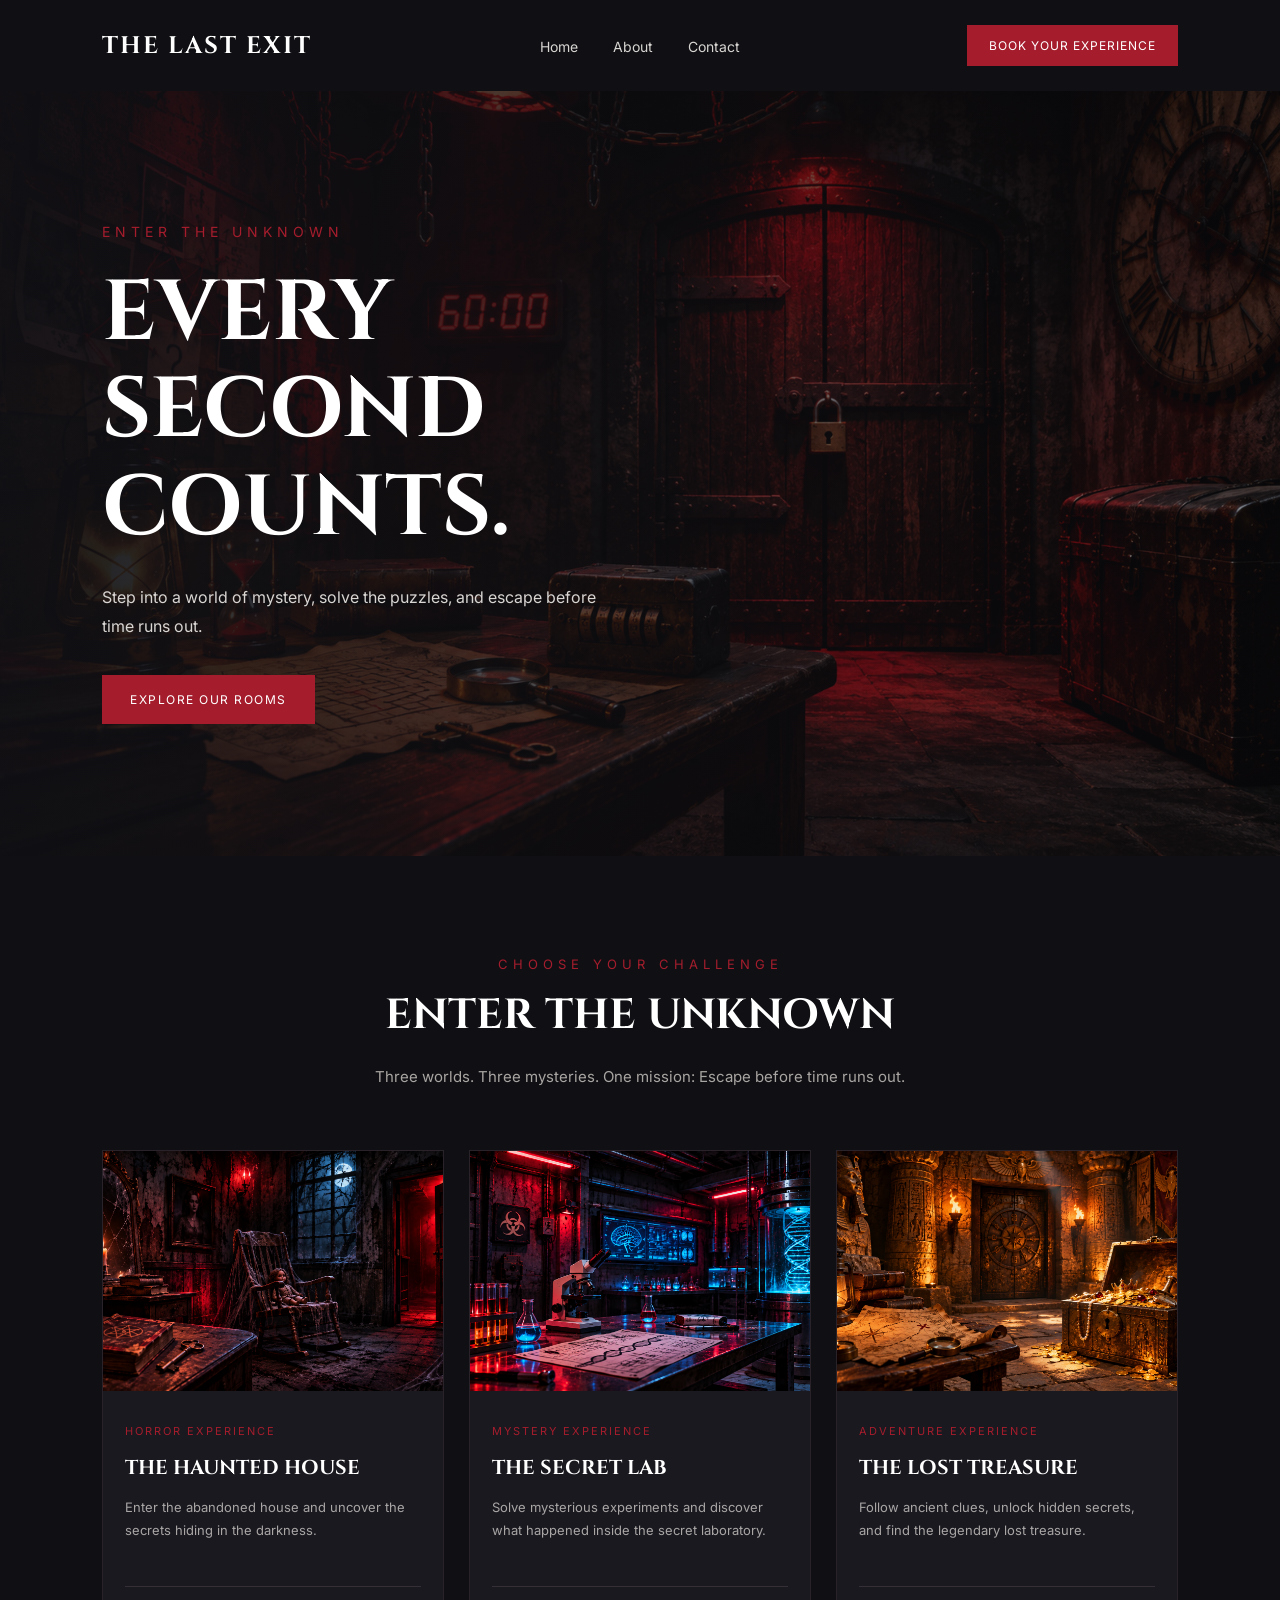
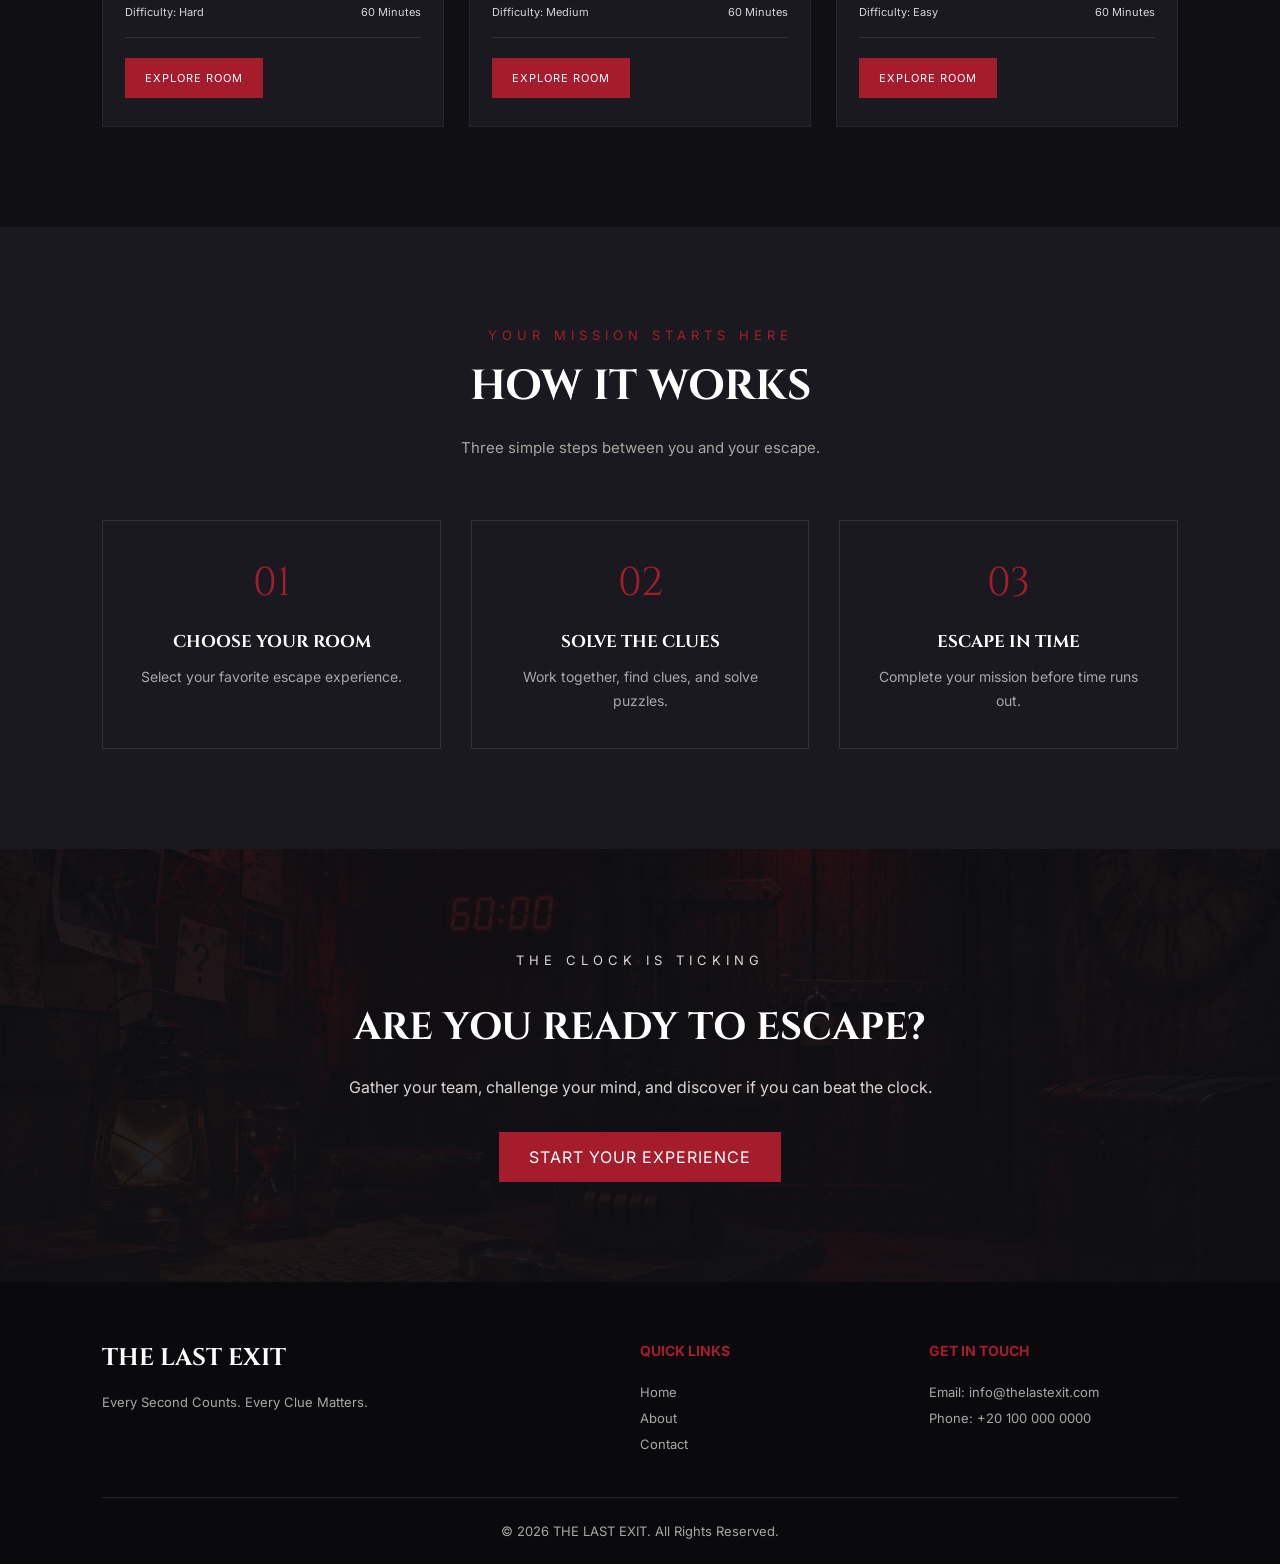
<file: index.html>
<!DOCTYPE html>
<html lang="en">

<head>
    <meta charset="UTF-8">
    <meta name="viewport" content="width=device-width, initial-scale=1.0">

    <title>THE LAST EXIT | Escape Room</title>

    <!-- Google Fonts -->
    <link rel="preconnect" href="https://fonts.googleapis.com">
    <link rel="preconnect" href="https://fonts.gstatic.com" crossorigin>

    <link href="https://fonts.googleapis.com/css2?family=Cinzel:wght@400;500;600;700&family=Inter:wght@400;500;600;700&display=swap" rel="stylesheet">

    <!-- CSS -->
    <link rel="stylesheet" href="css/style.css">
</head>

<body>

    <!-- Navigation Bar -->
    <header>
        <nav class="navbar">

            <a href="index.html" class="logo">
                THE LAST EXIT
            </a>

            <ul class="nav-links">
                <li><a href="index.html">Home</a></li>
                <li><a href="about.html">About</a></li>
                <li><a href="contact.html">Contact</a></li>
            </ul>

            <a href="contact.html" class="nav-button">
                BOOK YOUR EXPERIENCE
            </a>

        </nav>
    </header>

    <!-- Hero Section -->
    <main>

        <section class="hero">

            <div class="hero-content">

                <p class="hero-subtitle">
                    ENTER THE UNKNOWN
                </p>

                <h1>
                    EVERY SECOND<br>
                    COUNTS.
                </h1>

                <p class="hero-description">
                    Step into a world of mystery, solve the puzzles,
                    and escape before time runs out.
                </p>

                <a href="#rooms" class="primary-button">
                    EXPLORE OUR ROOMS
                </a>

            </div>

            <div class="hero-overlay"></div>

        </section>
        <!-- Our Rooms Section -->

<section class="rooms" id="rooms">

    <div class="section-heading">

        <p class="section-subtitle">CHOOSE YOUR CHALLENGE</p>

        <h2>ENTER THE UNKNOWN</h2>

        <p class="section-description">
            Three worlds. Three mysteries. One mission:
            Escape before time runs out.
        </p>

    </div>

    <div class="rooms-container">

        <!-- Room 1 -->

        <article class="room-card">

            <img src="images/haunted-house.jpg"
                 alt="The Haunted House escape room">

            <div class="room-content">

                <span class="room-category">HORROR EXPERIENCE</span>

                <h3>THE HAUNTED HOUSE</h3>

                <p>
                    Enter the abandoned house and uncover
                    the secrets hiding in the darkness.
                </p>

                <div class="room-info">
                    <span>Difficulty: Hard</span>
                    <span>60 Minutes</span>
                </div>

                <a href="contact.html" class="room-button">
                    EXPLORE ROOM
                </a>

            </div>

        </article>


        <!-- Room 2 -->

        <article class="room-card">

            <img src="images/secret-lab.jpg"
                 alt="The Secret Lab escape room">

            <div class="room-content">

                <span class="room-category">MYSTERY EXPERIENCE</span>

                <h3>THE SECRET LAB</h3>

                <p>
                    Solve mysterious experiments and discover
                    what happened inside the secret laboratory.
                </p>

                <div class="room-info">
                    <span>Difficulty: Medium</span>
                    <span>60 Minutes</span>
                </div>

                <a href="contact.html" class="room-button">
                    EXPLORE ROOM
                </a>

            </div>

        </article>


        <!-- Room 3 -->

        <article class="room-card">

            <img src="images/lost-treasure.jpg"
                 alt="The Lost Treasure escape room">

            <div class="room-content">

                <span class="room-category">ADVENTURE EXPERIENCE</span>

                <h3>THE LOST TREASURE</h3>

                <p>
                    Follow ancient clues, unlock hidden secrets,
                    and find the legendary lost treasure.
                </p>

                <div class="room-info">
                    <span>Difficulty: Easy</span>
                    <span>60 Minutes</span>
                </div>

                <a href="contact.html" class="room-button">
                    EXPLORE ROOM
                </a>

            </div>

        </article>

    </div>

</section>
<!-- HOW IT WORKS SECTION -->

<section class="how-it-works">
    <div class="section-heading">
        <p class="section-subtitle">YOUR MISSION STARTS HERE</p>
        <h2>HOW IT WORKS</h2>
        <p class="section-description">
            Three simple steps between you and your escape.
        </p>
    </div>


<div class="steps-container">
    <div class="step">
        <span class="step-number">01</span>
        <h3>CHOOSE YOUR ROOM</h3>
        <p>Select your favorite escape experience.</p>
    </div>

    <div class="step">
        <span class="step-number">02</span>
        <h3>SOLVE THE CLUES</h3>
        <p>Work together, find clues, and solve puzzles.</p>
    </div>

    <div class="step">
        <span class="step-number">03</span>
        <h3>ESCAPE IN TIME</h3>
        <p>Complete your mission before time runs out.</p>
    </div>
</div>


</section>
<!-- CALL TO ACTION SECTION -->
<section class="cta">
    <p class="section-subtitle">THE CLOCK IS TICKING</p>

    <h2>ARE YOU READY TO ESCAPE?</h2>

    <p>
        Gather your team, challenge your mind,
        and discover if you can beat the clock.
    </p>

    <a href="contact.html" class="cta-button">
        START YOUR EXPERIENCE
    </a>
</section>


    </main>
    <!-- FOOTER -->
<footer class="footer">
    <div class="footer-content">
        <div class="footer-brand">
            <h2>THE LAST EXIT</h2>
            <p>Every Second Counts. Every Clue Matters.</p>
        </div>

        <div class="footer-links">
            <h3>QUICK LINKS</h3>
            <a href="index.html">Home</a>
            <a href="about.html">About</a>
            <a href="contact.html">Contact</a>
        </div>

        <div class="footer-contact">
            <h3>GET IN TOUCH</h3>
            <p>Email: info@thelastexit.com</p>
            <p>Phone: +20 100 000 0000</p>
        </div>
    </div>

    <div class="footer-bottom">
        <p>&copy; 2026 THE LAST EXIT. All Rights Reserved.</p>
    </div>
</footer>

</body>

</html>
</file>
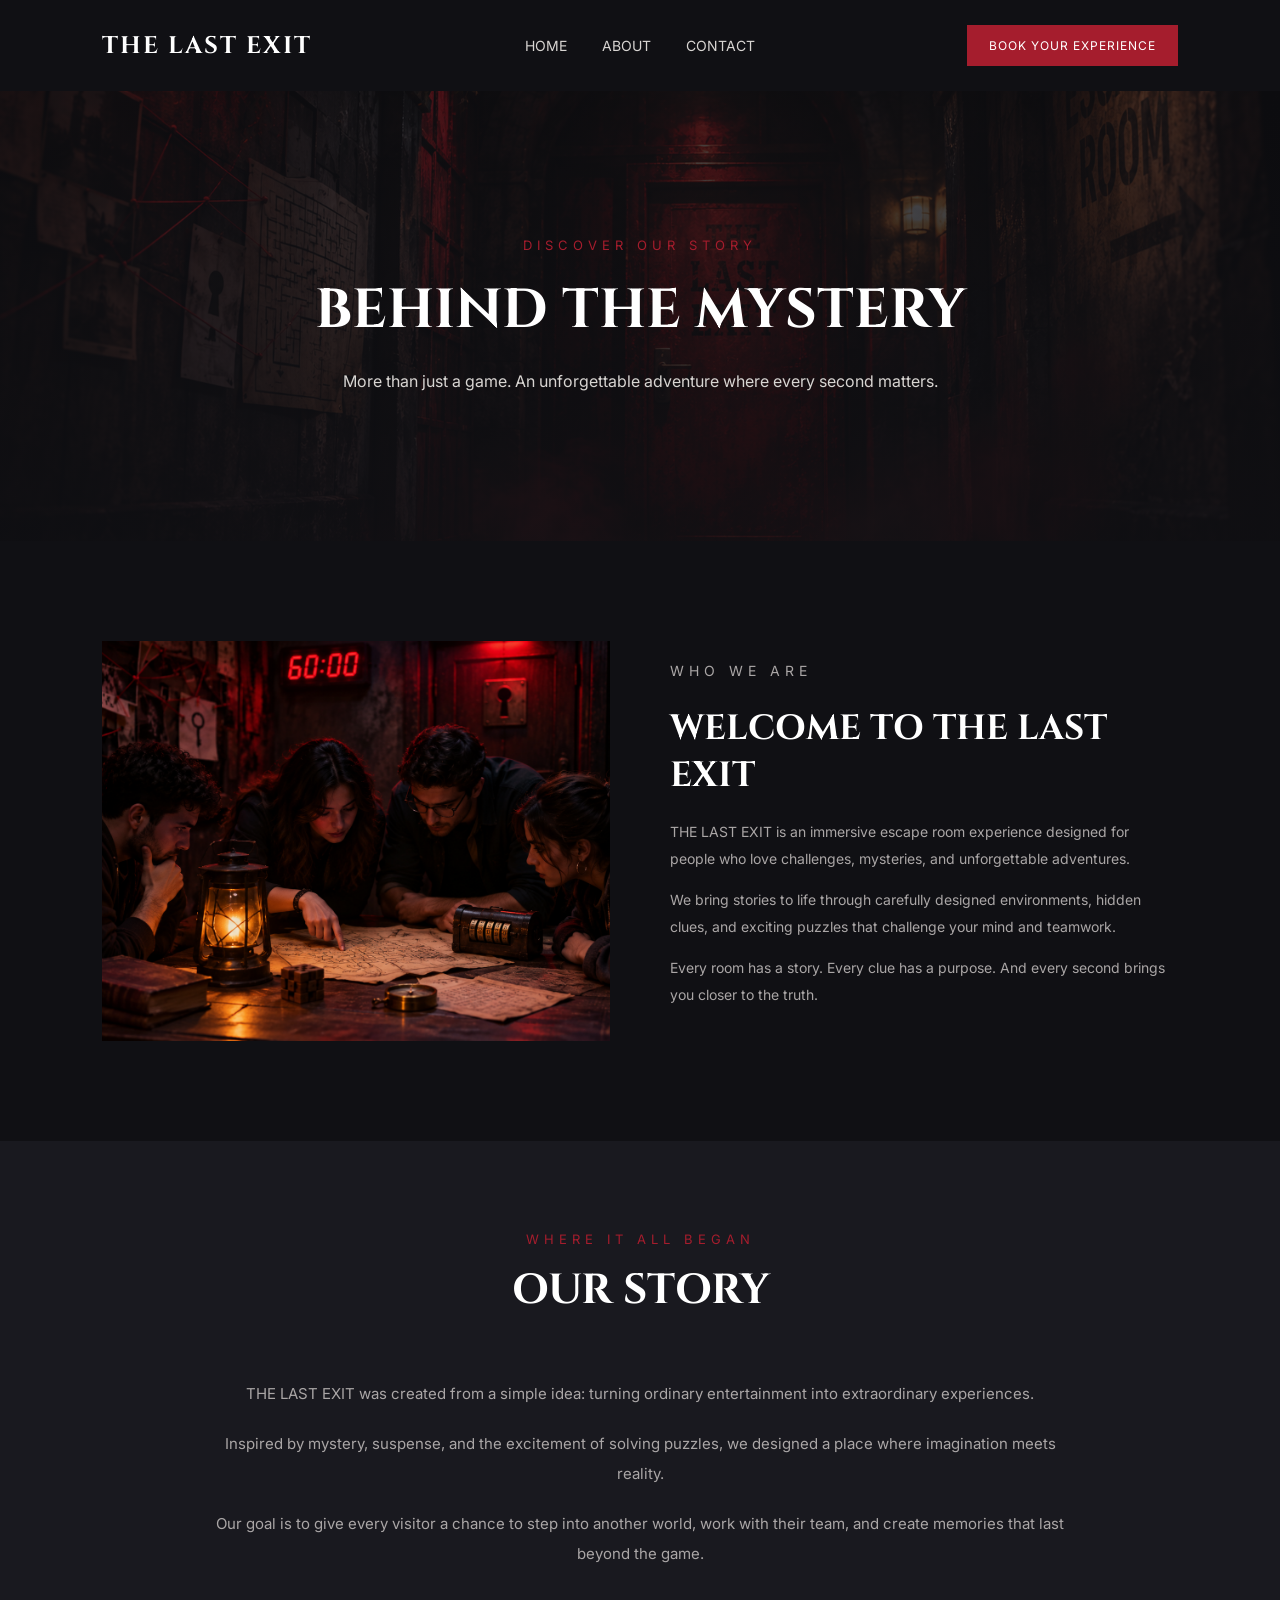
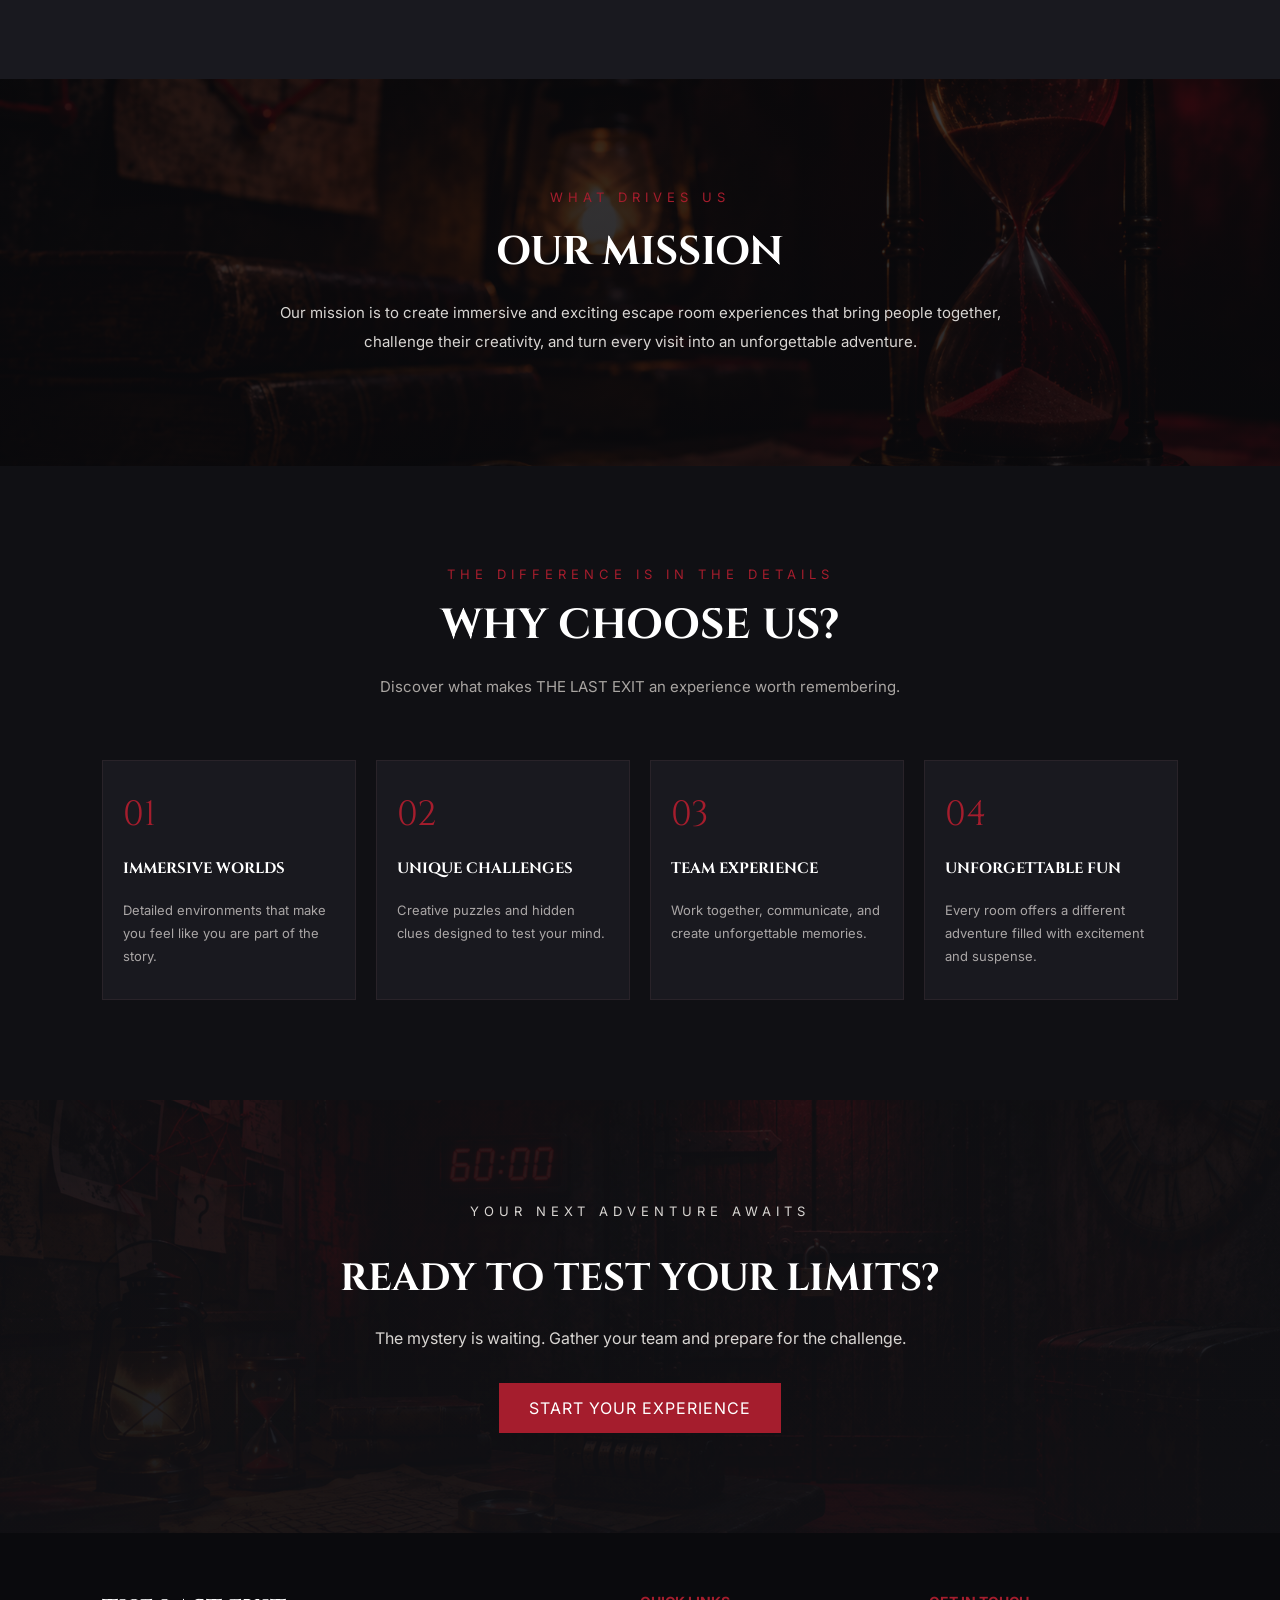
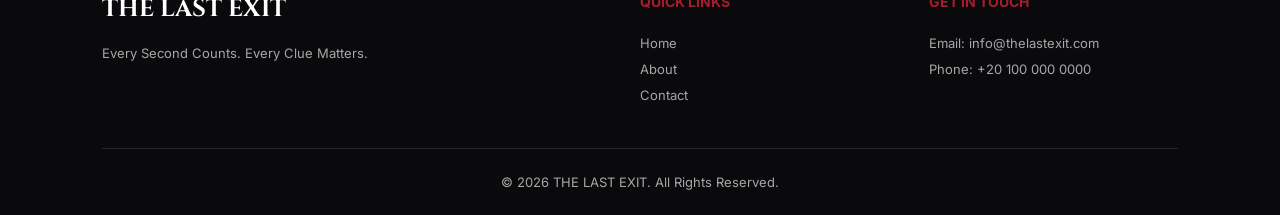
<file: about.html>
<!DOCTYPE html>

<html lang="en">

<head>
    <meta charset="UTF-8">
    <meta name="viewport" content="width=device-width, initial-scale=1.0">


<title>About Us | THE LAST EXIT</title>

<!-- Google Fonts -->
<link rel="preconnect" href="https://fonts.googleapis.com">
<link rel="preconnect" href="https://fonts.gstatic.com" crossorigin>

<link href="https://fonts.googleapis.com/css2?family=Cinzel:wght@400;500;600;700&family=Inter:wght@400;500;600;700&display=swap"
    rel="stylesheet">

<link rel="stylesheet" href="css/style.css">


</head>

<body>


<!-- NAVBAR -->
<header>
    <nav class="navbar">

        <a href="index.html" class="logo">
            THE LAST EXIT
        </a>

        <div class="nav-links">
            <a href="index.html">HOME</a>
            <a href="about.html" class="active">ABOUT</a>
            <a href="contact.html">CONTACT</a>
        </div>

        <a href="contact.html" class="nav-button">
            BOOK YOUR EXPERIENCE
        </a>

    </nav>
</header>


<main>

    <!-- ABOUT HERO -->
    <section class="about-hero">

        <div class="about-hero-content">

            <p class="section-subtitle">DISCOVER OUR STORY</p>

            <h1>BEHIND THE MYSTERY</h1>

            <p>
                More than just a game.
                An unforgettable adventure where every second matters.
            </p>

        </div>

    </section>


    <!-- WHO WE ARE -->
    <section class="about-intro">

        <div class="about-intro-image">

            <img src="images/about-team.jpg"
                alt="Team solving an escape room puzzle">

        </div>

        <div class="about-intro-content">

            <p class="section-subtitle">WHO WE ARE</p>

            <h2>WELCOME TO THE LAST EXIT</h2>

            <p>
                THE LAST EXIT is an immersive escape room experience
                designed for people who love challenges, mysteries,
                and unforgettable adventures.
            </p>

            <p>
                We bring stories to life through carefully designed
                environments, hidden clues, and exciting puzzles
                that challenge your mind and teamwork.
            </p>

            <p>
                Every room has a story. Every clue has a purpose.
                And every second brings you closer to the truth.
            </p>

        </div>

    </section>


    <!-- OUR STORY -->
    <section class="our-story">

        <div class="section-heading">

            <p class="section-subtitle">WHERE IT ALL BEGAN</p>

            <h2>OUR STORY</h2>

        </div>

        <div class="story-content">

            <p>
                THE LAST EXIT was created from a simple idea:
                turning ordinary entertainment into extraordinary
                experiences.
            </p>

            <p>
                Inspired by mystery, suspense, and the excitement
                of solving puzzles, we designed a place where
                imagination meets reality.
            </p>

            <p>
                Our goal is to give every visitor a chance to step
                into another world, work with their team, and create
                memories that last beyond the game.
            </p>

        </div>

    </section>


    <!-- OUR MISSION -->
    <section class="our-mission">

        <div class="mission-content">

            <p class="section-subtitle">WHAT DRIVES US</p>

            <h2>OUR MISSION</h2>

            <p>
                Our mission is to create immersive and exciting
                escape room experiences that bring people together,
                challenge their creativity, and turn every visit
                into an unforgettable adventure.
            </p>

        </div>

    </section>


    <!-- WHY CHOOSE US -->
    <section class="why-us">

        <div class="section-heading">

            <p class="section-subtitle">
                THE DIFFERENCE IS IN THE DETAILS
            </p>

            <h2>WHY CHOOSE US?</h2>

            <p class="section-description">
                Discover what makes THE LAST EXIT an experience
                worth remembering.
            </p>

        </div>


        <div class="why-us-container">

            <div class="why-card">

                <span class="why-icon">01</span>

                <h3>IMMERSIVE WORLDS</h3>

                <p>
                    Detailed environments that make you feel
                    like you are part of the story.
                </p>

            </div>


            <div class="why-card">

                <span class="why-icon">02</span>

                <h3>UNIQUE CHALLENGES</h3>

                <p>
                    Creative puzzles and hidden clues
                    designed to test your mind.
                </p>

            </div>


            <div class="why-card">

                <span class="why-icon">03</span>

                <h3>TEAM EXPERIENCE</h3>

                <p>
                    Work together, communicate, and
                    create unforgettable memories.
                </p>

            </div>


            <div class="why-card">

                <span class="why-icon">04</span>

                <h3>UNFORGETTABLE FUN</h3>

                <p>
                    Every room offers a different adventure
                    filled with excitement and suspense.
                </p>

            </div>

        </div>

    </section>


    <!-- CALL TO ACTION -->
    <section class="cta">

        <p class="section-subtitle">
            YOUR NEXT ADVENTURE AWAITS
        </p>

        <h2>READY TO TEST YOUR LIMITS?</h2>

        <p>
            The mystery is waiting.
            Gather your team and prepare for the challenge.
        </p>

        <a href="contact.html" class="cta-button">
            START YOUR EXPERIENCE
        </a>

    </section>

</main>


<!-- FOOTER -->
<footer class="footer">

    <div class="footer-content">

        <div class="footer-brand">

            <h2>THE LAST EXIT</h2>

            <p>
                Every Second Counts. Every Clue Matters.
            </p>

        </div>


        <div class="footer-links">

            <h3>QUICK LINKS</h3>

            <a href="index.html">Home</a>
            <a href="about.html">About</a>
            <a href="contact.html">Contact</a>

        </div>


        <div class="footer-contact">

            <h3>GET IN TOUCH</h3>

            <p>Email: info@thelastexit.com</p>

            <p>Phone: +20 100 000 0000</p>

        </div>

    </div>


    <div class="footer-bottom">

        <p>
            &copy; 2026 THE LAST EXIT. All Rights Reserved.
        </p>

    </div>

</footer>


</body>
</html>
</file>
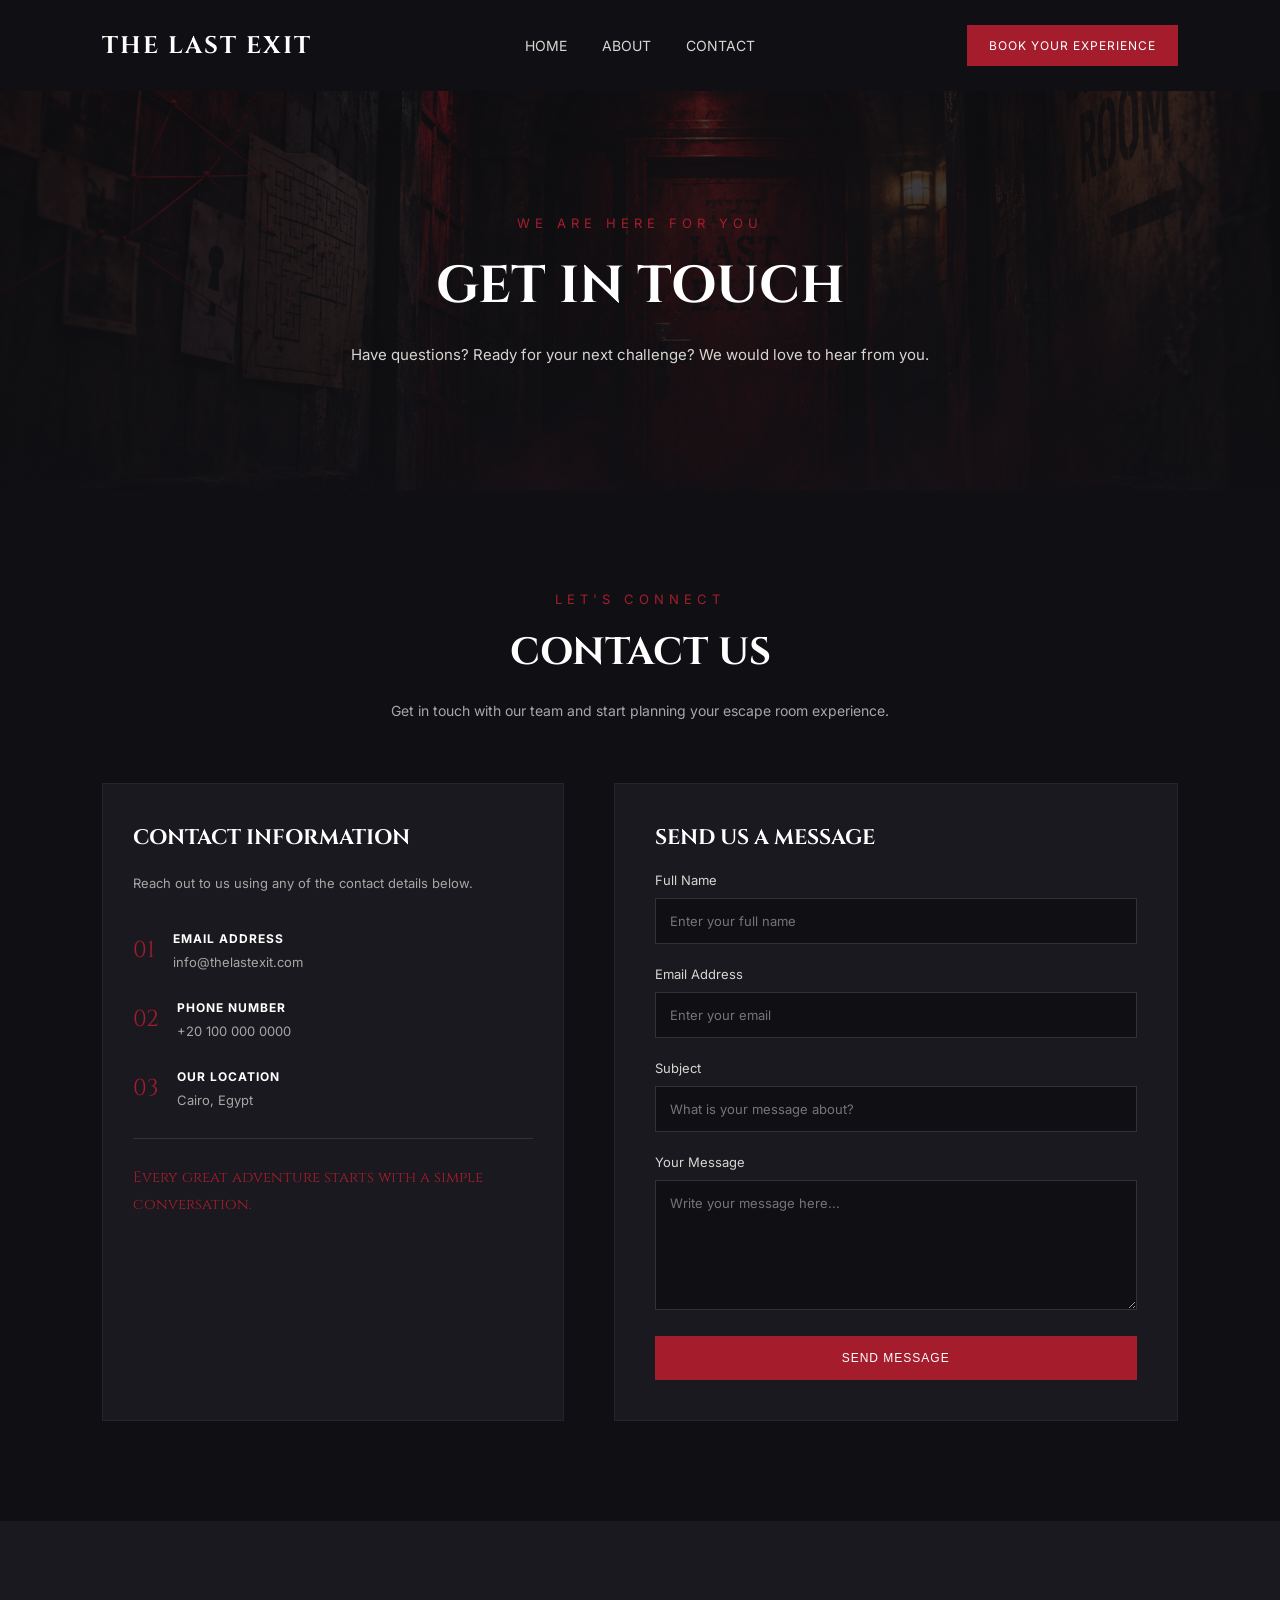
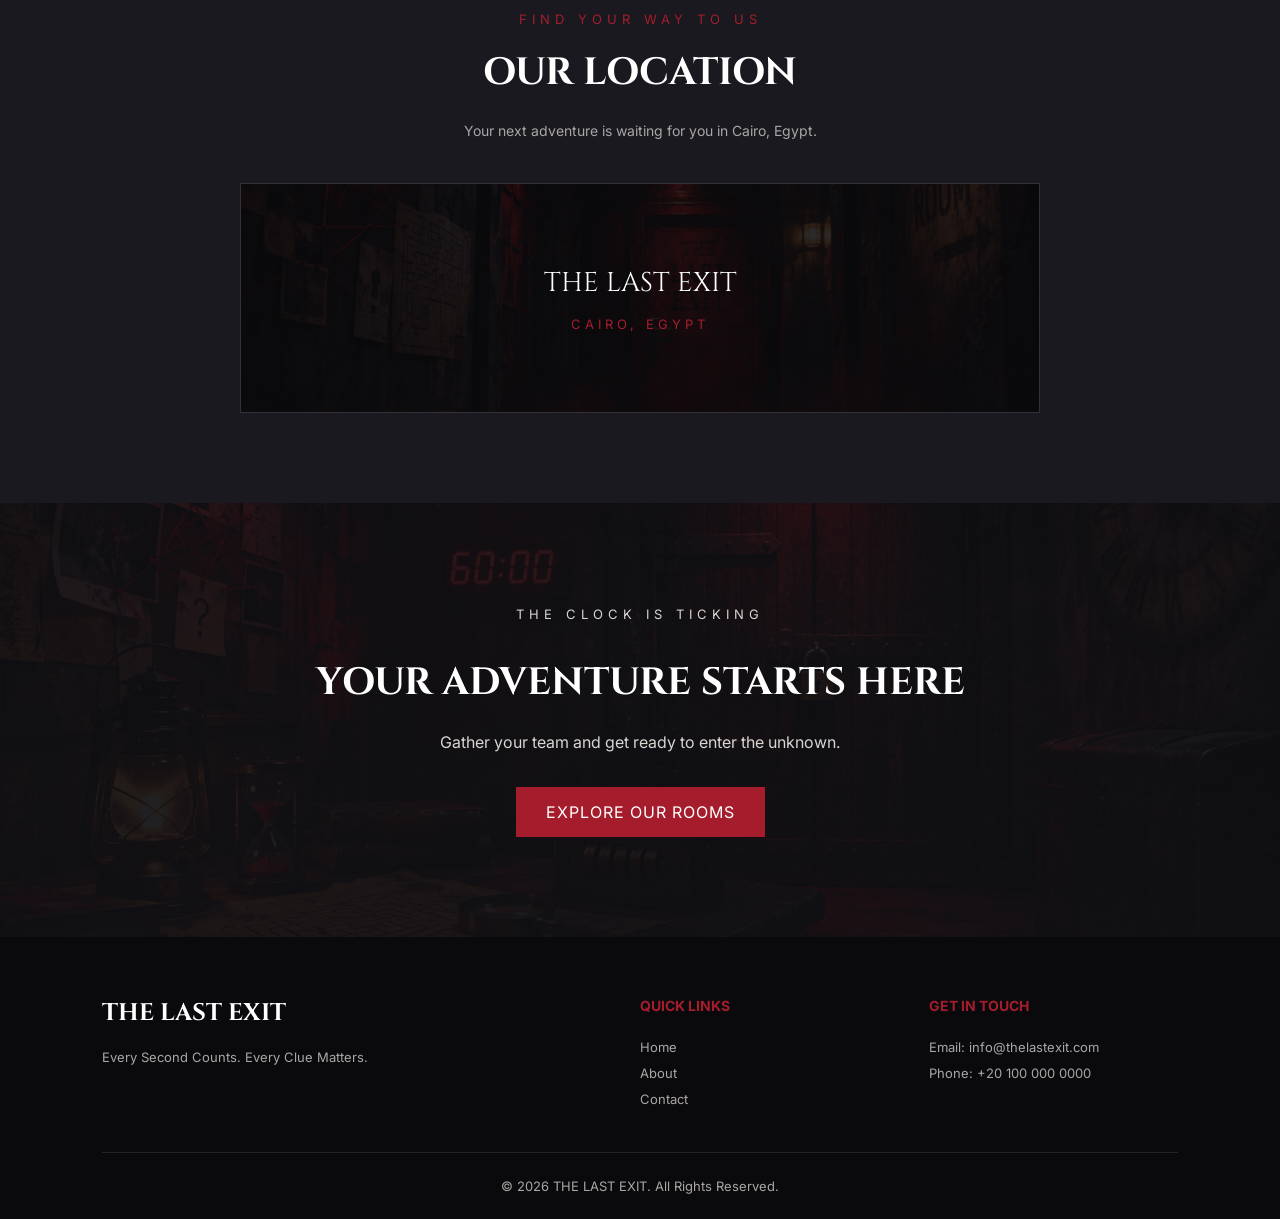
<file: contact.html>
<!DOCTYPE html>

<html lang="en">

<head>
    <meta charset="UTF-8">
    <meta name="viewport" content="width=device-width, initial-scale=1.0">


<title>Contact Us | THE LAST EXIT</title>

<!-- Google Fonts -->
<link rel="preconnect" href="https://fonts.googleapis.com">
<link rel="preconnect" href="https://fonts.gstatic.com" crossorigin>

<link href="https://fonts.googleapis.com/css2?family=Cinzel:wght@400;500;600;700&family=Inter:wght@400;500;600;700&display=swap"
    rel="stylesheet">

<!-- CSS -->
<link rel="stylesheet" href="css/style.css">


</head>

<body>


<!-- NAVBAR -->
<header>
    <nav class="navbar">

        <a href="index.html" class="logo">
            THE LAST EXIT
        </a>

        <div class="nav-links">
            <a href="index.html">HOME</a>
            <a href="about.html">ABOUT</a>
            <a href="contact.html" class="active">CONTACT</a>
        </div>

        <a href="contact.html" class="nav-button">
            BOOK YOUR EXPERIENCE
        </a>

    </nav>
</header>


<main>

    <!-- CONTACT HERO -->
    <section class="contact-hero">

        <div class="contact-hero-content">

            <p class="section-subtitle">WE ARE HERE FOR YOU</p>

            <h1>GET IN TOUCH</h1>

            <p>
                Have questions? Ready for your next challenge?
                We would love to hear from you.
            </p>

        </div>

    </section>


    <!-- CONTACT SECTION -->
    <section class="contact-section">

        <div class="contact-heading">

            <p class="section-subtitle">LET'S CONNECT</p>

            <h2>CONTACT US</h2>

            <p>
                Get in touch with our team and start planning
                your escape room experience.
            </p>

        </div>


        <div class="contact-container">

            <!-- CONTACT INFORMATION -->
            <div class="contact-info">

                <h3>CONTACT INFORMATION</h3>

                <p class="contact-intro">
                    Reach out to us using any of the
                    contact details below.
                </p>


                <div class="contact-item">

                    <span class="contact-icon">01</span>

                    <div>
                        <h4>EMAIL ADDRESS</h4>
                        <p>info@thelastexit.com</p>
                    </div>

                </div>


                <div class="contact-item">

                    <span class="contact-icon">02</span>

                    <div>
                        <h4>PHONE NUMBER</h4>
                        <p>+20 100 000 0000</p>
                    </div>

                </div>


                <div class="contact-item">

                    <span class="contact-icon">03</span>

                    <div>
                        <h4>OUR LOCATION</h4>
                        <p>Cairo, Egypt</p>
                    </div>

                </div>


                <div class="contact-note">

                    <p>
                        Every great adventure starts
                        with a simple conversation.
                    </p>

                </div>

            </div>


            <!-- CONTACT FORM -->
            <div class="contact-form-container">

                <h3>SEND US A MESSAGE</h3>

                <form action="#" method="post">

                    <div class="form-group">

                        <label for="name">Full Name</label>

                        <input
                            type="text"
                            id="name"
                            name="name"
                            placeholder="Enter your full name"
                            required
                        >

                    </div>


                    <div class="form-group">

                        <label for="email">Email Address</label>

                        <input
                            type="email"
                            id="email"
                            name="email"
                            placeholder="Enter your email"
                            required
                        >

                    </div>


                    <div class="form-group">

                        <label for="subject">Subject</label>

                        <input
                            type="text"
                            id="subject"
                            name="subject"
                            placeholder="What is your message about?"
                            required
                        >

                    </div>


                    <div class="form-group">

                        <label for="message">Your Message</label>

                        <textarea
                            id="message"
                            name="message"
                            rows="5"
                            placeholder="Write your message here..."
                            required
                        ></textarea>

                    </div>


                    <button type="submit" class="contact-submit">
                        SEND MESSAGE
                    </button>

                </form>

            </div>

        </div>

    </section>


    <!-- LOCATION SECTION -->
    <section class="location-section">

        <p class="section-subtitle">FIND YOUR WAY TO US</p>

        <h2>OUR LOCATION</h2>

        <p>
            Your next adventure is waiting for you in Cairo, Egypt.
        </p>

        <div class="location-box">
            <span>THE LAST EXIT</span>
            <p>CAIRO, EGYPT</p>
        </div>

    </section>


    <!-- CTA -->
    <section class="cta">

        <p class="section-subtitle">THE CLOCK IS TICKING</p>

        <h2>YOUR ADVENTURE STARTS HERE</h2>

        <p>
            Gather your team and get ready to enter the unknown.
        </p>

        <a href="index.html#rooms" class="cta-button">
            EXPLORE OUR ROOMS
        </a>

    </section>

</main>


<!-- FOOTER -->
<footer class="footer">

    <div class="footer-content">

        <div class="footer-brand">

            <h2>THE LAST EXIT</h2>

            <p>
                Every Second Counts. Every Clue Matters.
            </p>

        </div>


        <div class="footer-links">

            <h3>QUICK LINKS</h3>

            <a href="index.html">Home</a>
            <a href="about.html">About</a>
            <a href="contact.html">Contact</a>

        </div>


        <div class="footer-contact">

            <h3>GET IN TOUCH</h3>

            <p>Email: info@thelastexit.com</p>

            <p>Phone: +20 100 000 0000</p>

        </div>

    </div>


    <div class="footer-bottom">

        <p>
            &copy; 2026 THE LAST EXIT. All Rights Reserved.
        </p>

    </div>

</footer>


</body>
</html>
</file>
<file: css/style.css>
/* =========================
   1. GLOBAL STYLES
========================= */

* {
    margin: 0;
    padding: 0;
    box-sizing: border-box;
}

html {
    scroll-behavior: smooth;
}

body {
    background-color: #101014;
    color: #D8D5D2;
    font-family: 'Inter', sans-serif;
}

/* =========================
   2. NAVBAR
========================= */

header {
    width: 100%;
    background-color: #101014;
}

.navbar {
    display: flex;
    justify-content: space-between;
    align-items: center;
    padding: 25px 8%;
}

.logo {
    color: #FFFFFF;
    text-decoration: none;
    font-family: 'Cinzel', serif;
    font-size: 24px;
    font-weight: 700;
    letter-spacing: 2px;
}

.nav-links {
    display: flex;
    list-style: none;
    gap: 35px;
}

.nav-links a {
    color: #D8D5D2;
    text-decoration: none;
    font-size: 14px;
    transition: 0.3s;
}

.nav-links a:hover {
    color: #A51D2D;
}

.nav-button {
    color: white;
    text-decoration: none;
    background-color: #A51D2D;
    padding: 13px 22px;
    font-size: 12px;
    letter-spacing: 1px;
    transition: 0.3s;
}

.nav-button:hover {
    background-color: #64131E;
}

/* =========================
   3. HERO SECTION
========================= */

.hero {
    min-height: 85vh;
    display: flex;
    align-items: center;
    padding: 80px 8%;

    background:
        linear-gradient(
            90deg,
            rgba(16, 16, 20, 0.95),
            rgba(16, 16, 20, 0.45)
        ),
        url('../images/hero.jpg');

    background-size: cover;
    background-position: center;
}

.hero-content {
    max-width: 650px;
    position: relative;
    z-index: 2;
}

.hero-subtitle {
    color: #A51D2D;
    font-size: 14px;
    letter-spacing: 5px;
    margin-bottom: 25px;
}

.hero h1 {
    font-family: 'Cinzel', serif;
    font-size: clamp(45px, 7vw, 85px);
    line-height: 1.15;
    color: white;
    margin-bottom: 25px;
}

.hero-description {
    color: #D8D5D2;
    font-size: 16px;
    line-height: 1.8;
    max-width: 500px;
    margin-bottom: 35px;
}

.primary-button {
    display: inline-block;
    background-color: #A51D2D;
    color: white;
    text-decoration: none;
    padding: 17px 28px;
    font-size: 12px;
    letter-spacing: 1.5px;
    transition: 0.3s;
}

.primary-button:hover {
    background-color: #64131E;
    transform: translateY(-3px);
}
/* =========================
   OUR ROOMS SECTION
========================= */

.rooms {
    padding: 100px 8%;
    background-color: #101014;
}

/* Section Heading */

.section-heading {
    text-align: center;
    margin-bottom: 60px;
}

.section-subtitle {
    color: #A51D2D;
    font-size: 13px;
    letter-spacing: 5px;
    margin-bottom: 15px;
}

.section-heading h2 {
    color: #FFFFFF;
    font-family: 'Cinzel', serif;
    font-size: 42px;
    margin-bottom: 20px;
}

.section-description {
    color: #A9A5A2;
    font-size: 15px;
    line-height: 1.7;
}

/* Rooms Container */

.rooms-container {
    display: grid;
    grid-template-columns: repeat(3, 1fr);
    gap: 25px;
}

/* Room Card */

.room-card {
    background-color: #19191F;
    border: 1px solid #292329;
    overflow: hidden;
    transition: 0.4s;
}

.room-card:hover {
    transform: translateY(-8px);
    border-color: #A51D2D;
}

/* Room Images */

.room-card img {
    width: 100%;
    height: 240px;
    object-fit: cover;
    display: block;
}

/* Room Content */

.room-content {
    padding: 28px 22px;
}

.room-category {
    color: #A51D2D;
    font-size: 11px;
    letter-spacing: 2px;
}

.room-content h3 {
    color: white;
    font-family: 'Cinzel', serif;
    font-size: 20px;
    margin: 15px 0;
}

.room-content p {
    color: #AAA6A6;
    font-size: 13px;
    line-height: 1.8;
    min-height: 70px;
}

/* Room Information */

.room-info {
    display: flex;
    justify-content: space-between;
    gap: 10px;
    border-top: 1px solid #353035;
    border-bottom: 1px solid #353035;
    padding: 18px 0;
    margin: 20px 0;
}

.room-info span {
    color: #D8D5D2;
    font-size: 11px;
}

/* Room Button */

.room-button {
    display: inline-block;
    color: white;
    background-color: #A51D2D;
    padding: 13px 20px;
    text-decoration: none;
    font-size: 11px;
    letter-spacing: 1px;
    transition: 0.3s;
}

.room-button:hover {
    background-color: #64131E;
}
/* RESPONSIVE ROOMS SECTION */

@media (max-width: 900px) {
    .rooms-container {
        grid-template-columns: repeat(2, 1fr);
    }
}

@media (max-width: 600px) {
    .rooms {
        padding: 70px 5%;
    }

    .rooms-container {
        grid-template-columns: 1fr;
    }

    .section-heading h2 {
        font-size: 30px;
    }

    .room-card img {
        height: 220px;
    }
    .steps-container {
    grid-template-columns: 1fr;
}
.footer-content {
    grid-template-columns: 1fr;
    gap: 30px;
}
}
/* HOW IT WORKS SECTION */

.how-it-works {
    padding: 100px 8%;
    background-color: #19191F;
}

.steps-container {
    display: grid;
    grid-template-columns: repeat(3, 1fr);
    gap: 30px;
    text-align: center;
}

.step {
    padding: 35px 25px;
    border: 1px solid #353035;
    transition: 0.3s;
}

.step:hover {
    border-color: #A51D2D;
    transform: translateY(-5px);
}

.step-number {
    color: #A51D2D;
    font-family: 'Cinzel', serif;
    font-size: 40px;
}

.step h3 {
    color: white;
    font-family: 'Cinzel', serif;
    font-size: 17px;
    margin: 20px 0 12px;
}

.step p {
    color: #AAA6A6;
    font-size: 14px;
    line-height: 1.7;
}
/* CTA SECTION */

.cta {
    padding: 100px 8%;
    text-align: center;
    background:
        linear-gradient(rgba(16,16,20,0.88), rgba(16,16,20,0.95)),
        url('../images/hero.jpg') center/cover;
}

.cta h2 {
    color: white;
    font-family: 'Cinzel', serif;
    font-size: 38px;
    margin: 20px 0;
}

.cta p {
    color: #D8D5D2;
    line-height: 1.8;
    margin-bottom: 30px;
}

.cta-button {
    display: inline-block;
    padding: 15px 30px;
    background-color: #A51D2D;
    color: white;
    text-decoration: none;
    letter-spacing: 1px;
    transition: 0.3s;
}

.cta-button:hover {
    background-color: #64131E;
}
/* FOOTER */

.footer {
    background-color: #0A0A0D;
    padding: 60px 8% 20px;
}

.footer-content {
    display: grid;
    grid-template-columns: 2fr 1fr 1fr;
    gap: 40px;
    padding-bottom: 40px;
}

.footer h2 {
    color: white;
    font-family: 'Cinzel', serif;
    margin-bottom: 15px;
}

.footer h3 {
    color: #A51D2D;
    font-size: 14px;
    margin-bottom: 20px;
}

.footer p,
.footer a {
    color: #AAA6A6;
    font-size: 13px;
    line-height: 2;
}

.footer-links a {
    display: block;
    text-decoration: none;
    transition: 0.3s;
}

.footer-links a:hover {
    color: #A51D2D;
}

.footer-bottom {
    border-top: 1px solid #292329;
    text-align: center;
    padding-top: 20px;
}
/* ============================= */
/* ABOUT PAGE */
/* ============================= */

/* ABOUT HERO */

.about-hero {
min-height: 450px;
display: flex;
justify-content: center;
align-items: center;
text-align: center;
padding: 80px 8%;


background:
    linear-gradient(
        rgba(16, 16, 20, 0.75),
        rgba(16, 16, 20, 0.90)
    ),
    url('../images/about-hero.jpg');

background-size: cover;
background-position: center;


}

.about-hero h1 {
color: white;
font-family: 'Cinzel', serif;
font-size: 55px;
margin: 20px 0;
}

.about-hero-content > p:last-child {
color: #D8D5D2;
font-size: 16px;
line-height: 1.8;
}

/* WHO WE ARE */

.about-intro {
padding: 100px 8%;
display: grid;
grid-template-columns: 1fr 1fr;
align-items: center;
gap: 60px;
background-color: #101014;
}

.about-intro-image img {
width: 100%;
height: 400px;
object-fit: cover;
display: block;
}

.about-intro-content h2 {
color: white;
font-family: 'Cinzel', serif;
font-size: 35px;
margin: 20px 0;
}

.about-intro-content p {
color: #AAA6A6;
font-size: 14px;
line-height: 1.9;
margin-bottom: 15px;
}

/* OUR STORY */

.our-story {
padding: 90px 15%;
background-color: #19191F;
text-align: center;
}

.story-content {
max-width: 850px;
margin: auto;
}

.story-content p {
color: #AAA6A6;
font-size: 15px;
line-height: 2;
margin-bottom: 20px;
}

/* OUR MISSION */

.our-mission {
padding: 110px 15%;
text-align: center;


background:
    linear-gradient(
        rgba(10, 10, 13, 0.80),
        rgba(10, 10, 13, 0.88)
    ),
    url('../images/about-mission.jpg');

background-size: cover;
background-position: center;


}

.mission-content h2 {
color: white;
font-family: 'Cinzel', serif;
font-size: 40px;
margin: 20px 0;
}

.mission-content p:last-child {
color: #D8D5D2;
font-size: 15px;
line-height: 1.9;
max-width: 750px;
margin: auto;
}

/* WHY CHOOSE US */

.why-us {
padding: 100px 8%;
background-color: #101014;
}

.why-us-container {
display: grid;
grid-template-columns: repeat(4, 1fr);
gap: 20px;
margin-top: 60px;
}

.why-card {
background-color: #19191F;
border: 1px solid #292329;
padding: 30px 20px;
transition: 0.3s;
}

.why-card:hover {
transform: translateY(-8px);
border-color: #A51D2D;
}

.why-icon {
color: #A51D2D;
font-family: 'Cinzel', serif;
font-size: 35px;
}

.why-card h3 {
color: white;
font-family: 'Cinzel', serif;
font-size: 15px;
margin: 20px 0;
}

.why-card p {
color: #AAA6A6;
font-size: 13px;
line-height: 1.8;
}

/* ABOUT RESPONSIVE DESIGN */

@media (max-width: 900px) {


.about-intro {
    grid-template-columns: 1fr;
}

.why-us-container {
    grid-template-columns: repeat(2, 1fr);
}


}

@media (max-width: 600px) {


.about-hero h1 {
    font-size: 32px;
}

.about-intro {
    padding: 70px 5%;
    gap: 35px;
}

.about-intro-image img {
    height: 250px;
}

.about-intro-content h2 {
    font-size: 27px;
}

.our-story,
.our-mission {
    padding: 70px 7%;
}

.mission-content h2 {
    font-size: 30px;
}

.why-us {
    padding: 70px 5%;
}

.why-us-container {
    grid-template-columns: 1fr;
}


}
/* ============================= */
/* CONTACT PAGE */
/* ============================= */

/* CONTACT HERO */

.contact-hero {
min-height: 400px;


display: flex;
justify-content: center;
align-items: center;

text-align: center;
padding: 80px 8%;

background:
    linear-gradient(
        rgba(16, 16, 20, 0.78),
        rgba(16, 16, 20, 0.92)
    ),
    url('../images/about-hero.jpg');

background-size: cover;
background-position: center;


}

.contact-hero h1 {
color: white;
font-family: 'Cinzel', serif;
font-size: 52px;
margin: 20px 0;
}

.contact-hero-content > p:last-child {
color: #D8D5D2;
font-size: 15px;
line-height: 1.8;
}

/* CONTACT SECTION */

.contact-section {
padding: 100px 8%;
background-color: #101014;
}

.contact-heading {
text-align: center;
margin-bottom: 60px;
}

.contact-heading h2 {
color: white;
font-family: 'Cinzel', serif;
font-size: 38px;
margin: 20px 0;
}

.contact-heading > p:last-child {
color: #AAA6A6;
font-size: 14px;
line-height: 1.8;
}

.contact-container {
display: grid;
grid-template-columns: 0.9fr 1.1fr;
gap: 50px;
max-width: 1100px;
margin: auto;
}

/* CONTACT INFORMATION */

.contact-info {
background-color: #19191F;
padding: 40px 30px;
border: 1px solid #292329;
}

.contact-info h3,
.contact-form-container h3 {
color: white;
font-family: 'Cinzel', serif;
font-size: 21px;
margin-bottom: 20px;
}

.contact-intro {
color: #AAA6A6;
font-size: 13px;
line-height: 1.8;
margin-bottom: 35px;
}

.contact-item {
display: flex;
align-items: center;
gap: 18px;
margin-bottom: 30px;
}

.contact-icon {
color: #A51D2D;
font-family: 'Cinzel', serif;
font-size: 23px;
}

.contact-item h4 {
color: white;
font-size: 12px;
letter-spacing: 1px;
margin-bottom: 8px;
}

.contact-item p {
color: #AAA6A6;
font-size: 13px;
}

.contact-note {
border-top: 1px solid #353035;
padding-top: 25px;
margin-top: 20px;
}

.contact-note p {
color: #A51D2D;
font-family: 'Cinzel', serif;
font-size: 15px;
line-height: 1.8;
}

/* CONTACT FORM */

.contact-form-container {
background-color: #19191F;
padding: 40px;
border: 1px solid #292329;
}

.form-group {
margin-bottom: 22px;
}

.form-group label {
display: block;
color: #D8D5D2;
font-size: 13px;
margin-bottom: 10px;
}

.form-group input,
.form-group textarea {
width: 100%;
padding: 14px;
background-color: #101014;
border: 1px solid #353035;
color: white;
font-family: 'Inter', sans-serif;
font-size: 13px;
outline: none;
transition: 0.3s;
}

.form-group input:focus,
.form-group textarea:focus {
border-color: #A51D2D;
}

.form-group input::placeholder,
.form-group textarea::placeholder {
color: #77737A;
}

.form-group textarea {
resize: vertical;
min-height: 130px;
}

.contact-submit {
width: 100%;
padding: 15px;
background-color: #A51D2D;
color: white;
border: none;
font-size: 12px;
letter-spacing: 1px;
cursor: pointer;
transition: 0.3s;
}

.contact-submit:hover {
background-color: #64131E;
}

/* LOCATION SECTION */

.location-section {
padding: 90px 8%;
text-align: center;
background-color: #19191F;
}

.location-section h2 {
color: white;
font-family: 'Cinzel', serif;
font-size: 38px;
margin: 20px 0;
}

.location-section > p:last-of-type {
color: #AAA6A6;
font-size: 14px;
line-height: 1.8;
}

.location-box {
max-width: 800px;
min-height: 230px;
margin: 40px auto 0;


display: flex;
flex-direction: column;
justify-content: center;
align-items: center;

background:
    linear-gradient(
        rgba(10, 10, 13, 0.85),
        rgba(10, 10, 13, 0.90)
    ),
    url('../images/about-hero.jpg');

background-size: cover;
background-position: center;

border: 1px solid #353035;


}

.location-box span {
color: white;
font-family: 'Cinzel', serif;
font-size: 27px;
}

.location-box p {
color: #A51D2D;
font-size: 13px;
letter-spacing: 4px;
margin-top: 15px;
}

/* CONTACT RESPONSIVE DESIGN */

@media (max-width: 900px) {


.contact-container {
    grid-template-columns: 1fr;
}


}

@media (max-width: 600px) {


.contact-hero h1 {
    font-size: 32px;
}

.contact-section {
    padding: 70px 5%;
}

.contact-heading h2 {
    font-size: 30px;
}

.contact-info,
.contact-form-container {
    padding: 25px 20px;
}

.location-section {
    padding: 70px 5%;
}

.location-section h2 {
    font-size: 30px;
}

.location-box {
    min-height: 180px;
}

.location-box span {
    font-size: 21px;
}


}
/* MOBILE NAVBAR */

@media (max-width: 600px) {

    .navbar {
        flex-direction: column;
        gap: 20px;
        padding: 25px 5%;
    }

    .logo {
        font-size: 22px;
        white-space: nowrap;
    }

    .nav-links {
        display: flex;
        gap: 20px;
    }

    .nav-links a {
        font-size: 12px;
    }

    .nav-button {
        font-size: 11px;
        padding: 12px 18px;
    }

}
</file>
